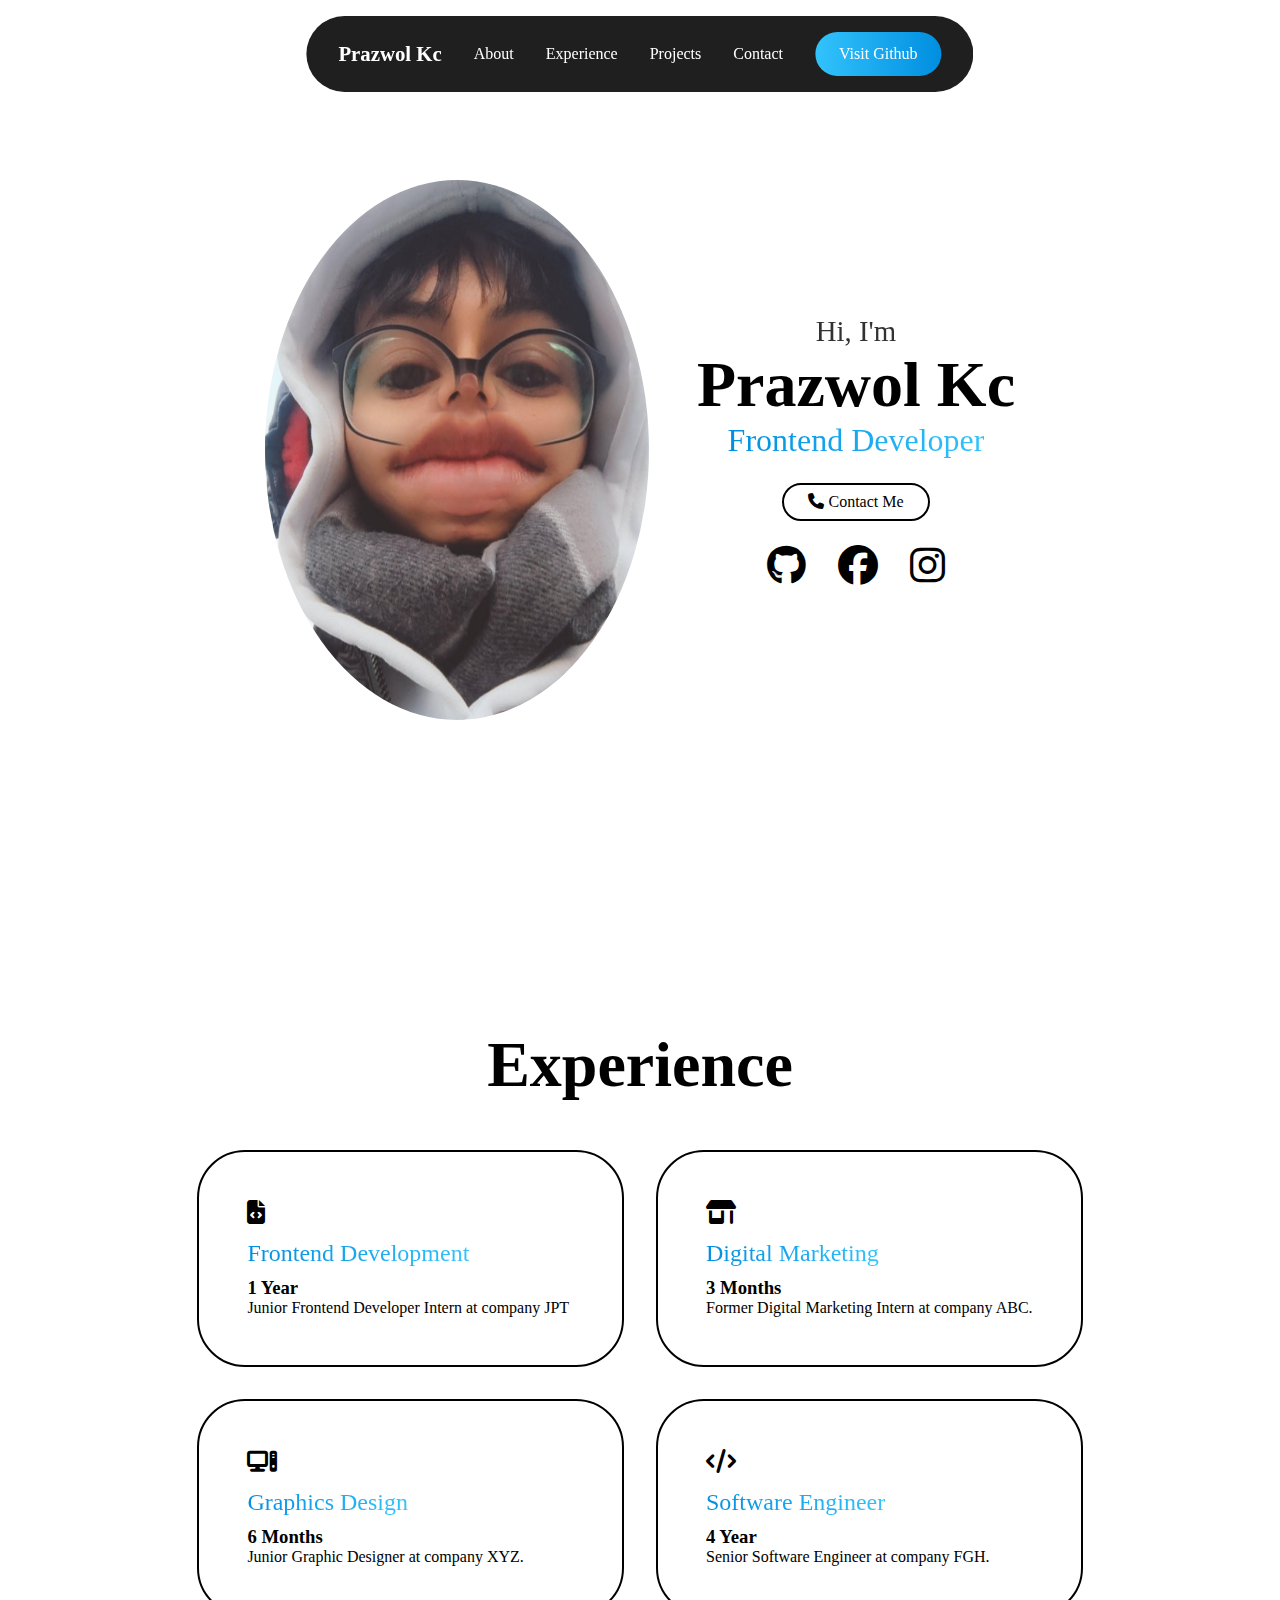
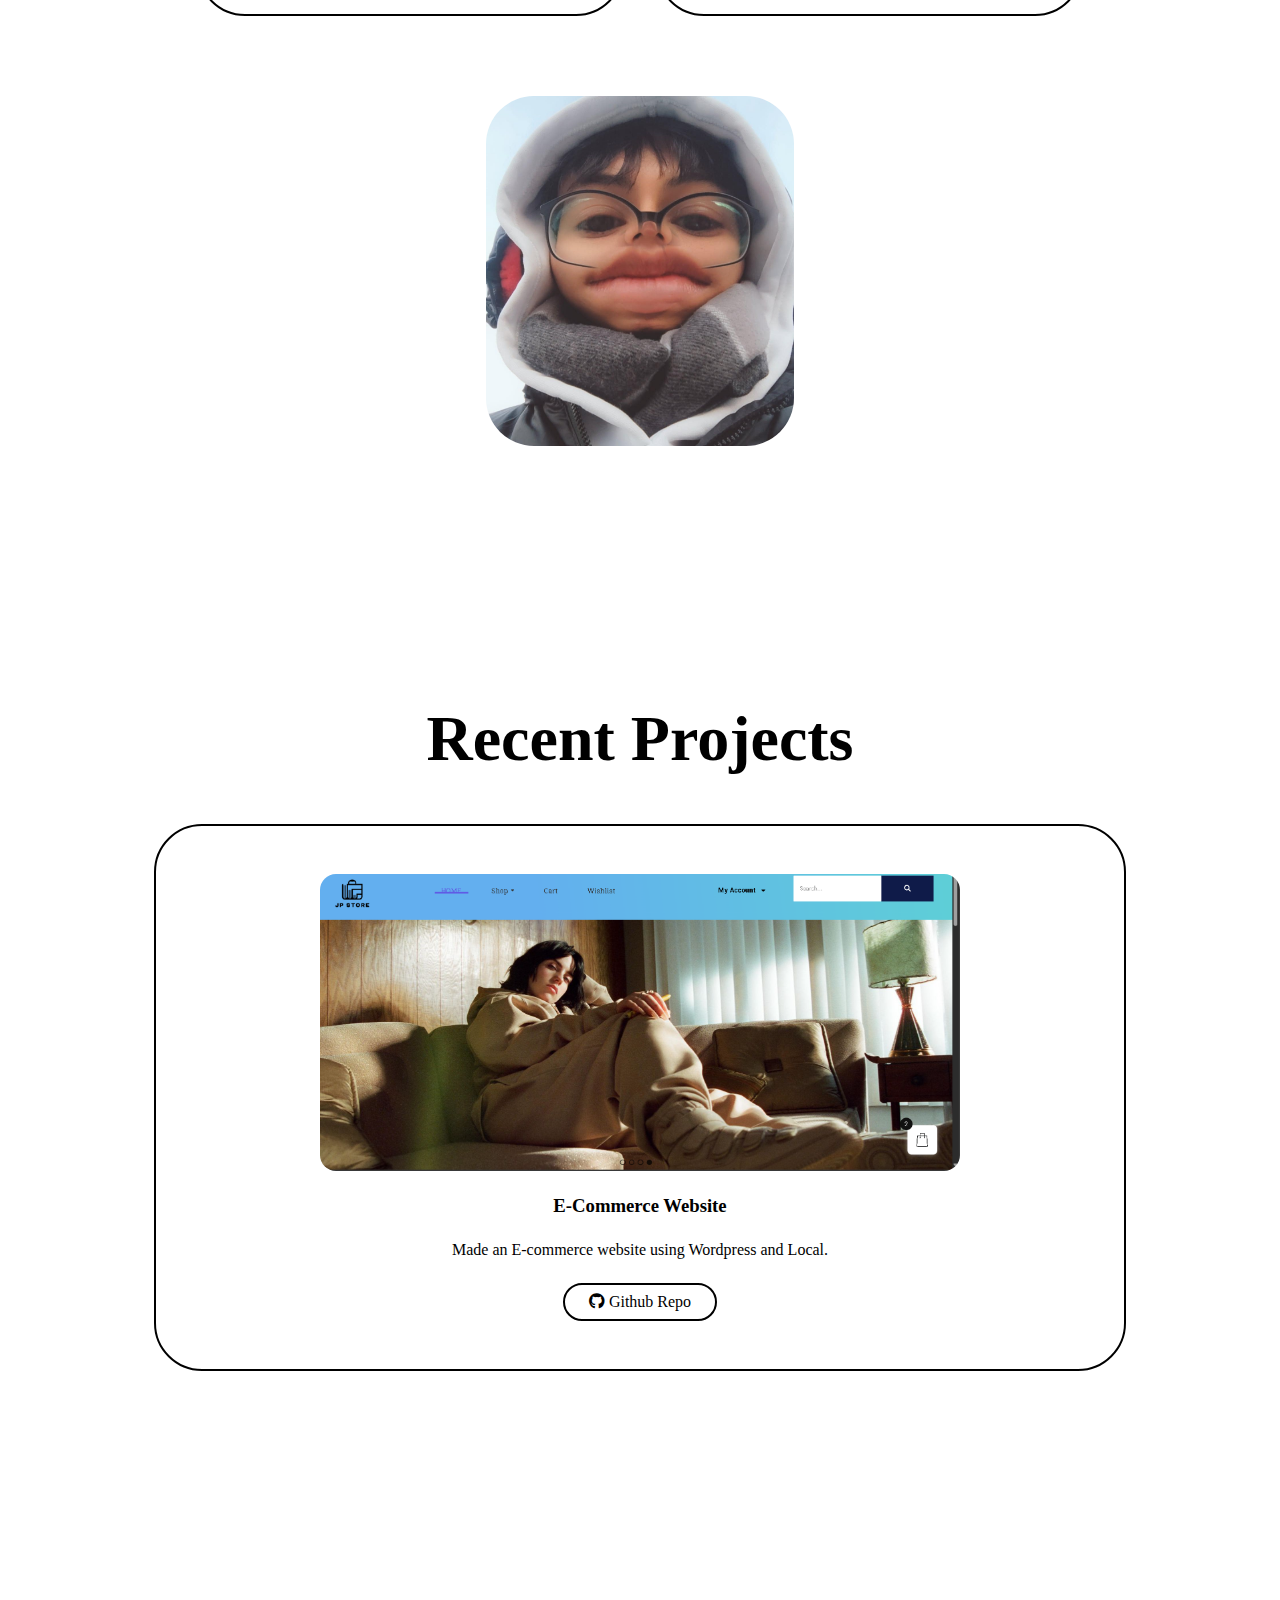
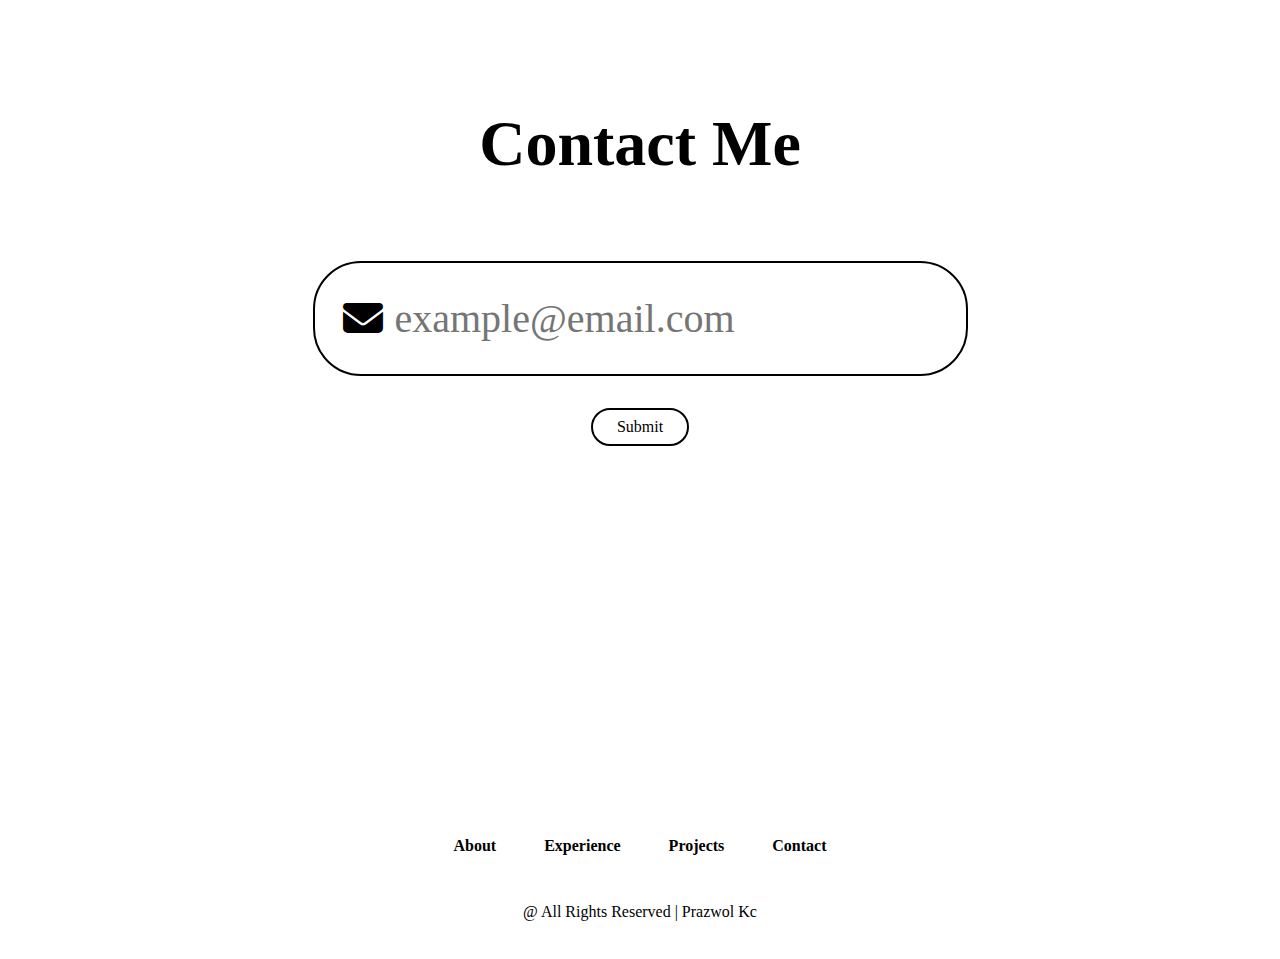
<file: src/index.html>
<!DOCTYPE html>
<html lang="en">

<head>
    <meta charset="UTF-8">
    <meta name="viewport" content="width=device-width, initial-scale=1.0">
    <title>My Portfolio</title>
    <!-- fontawesome -->
    <link rel="stylesheet" href="https://cdnjs.cloudflare.com/ajax/libs/font-awesome/6.7.2/css/all.min.css">
    <!-- stylesheet -->
    <link rel="stylesheet" href="/src/style.css">
</head>

<body>
    <!-- navbar -->
    <header class="header">
        <a href="#" class="logo"><span>Prazwol Kc</span></a>

        <ul class="nav-links">
            <li>
                <a href="#about">About</a>
            </li>
            <li>
                <a href="#experience">Experience</a>
            </li>
            <li>
                <a href="#projects">Projects</a>
            </li>
            <li>
                <a href="#contact">Contact</a>
            </li>
        </ul>

        <!-- burger icon -->
        <i class="fa-solid fa-bars" id="menu-icon"></i>

        <button class="visit-btn">Visit Github</button>
    </header>

    <!-- about -->
    <section id="about" class="about">

        <div class="about-container">
            <img src="/img/profile.jpg" alt="" id="animation">

            <div class="info-box">
                <div class="text">
                    <h3>Hi, I'm</h3>
                    <h1>Prazwol Kc</h1>
                    <span>Frontend Developer</span>
                </div>
                <div class="btn-group" style="justify-content: center;align-items: center;">
                    <div class="btn"><i class="fa-solid fa-phone"></i>&nbsp;Contact Me</div>
                </div>
                <div class="socials">
                    <a href="https://github.com/kakashi69696"><i class="fa-brands fa-github"></i></a>
                    <a href="https://www.facebook.com/prazwol.kc.52"><i class="fa-brands fa-facebook"></i></a>
                    <a href="https://www.instagram.com/_kakashisxnsei_/"><i class="fa-brands fa-instagram"></i></a>
                </div>
            </div>
        </div>

    </section>
    <!-- experience -->
    <section id="experience" class="experience">

        <h2 class="section-title">Experience</h2>

        <div class="experience-info">
            <div class="grid">

                <div class="grid-card" id="animation">
                    <i class="fa-solid fa-file-code"></i>
                    <span>Frontend Development</span>
                    <h3>1 Year</h3>
                    <p>Junior Frontend Developer Intern at company JPT</p>
                </div>

                <div class="grid-card" id="animation">
                    <i class="fa-solid fa-shop"></i>
                    <span>Digital Marketing</span>
                    <h3>3 Months</h3>
                    <p>Former Digital Marketing Intern at company ABC.
                    </p>
                </div>

                <div class="grid-card" id="animation">
                    <i class="fa-solid fa-computer"></i>
                    <span>Graphics Design</span>
                    <h3>6 Months</h3>
                    <p>Junior Graphic Designer at company XYZ.</p>
                </div>
                <div class="grid-card" id="animation">
                    <i class="fa-solid fa-code"></i>
                    <span>Software Engineer</span>
                    <h3>4 Year</h3>
                    <p>Senior Software Engineer at company FGH.</p>
                </div>
            </div>

            <img src="/img/profile.jpg" alt="" id="animation">

        </div>

    </section>

    <!-- project -->
    <section class="projects" id="projects">

        <h2 class="section-title">Recent Projects</h2>

        <div class="projects-grid">

            <div class="project-card" id="animation">
                <img src="/img/Page.png" alt="Page">
                <h3>E-Commerce Website</h3>
                <p>Made an E-commerce website using Wordpress and Local.</p>
                <div class="btn-group">
                    <div class="btn"><i class="fa-brands fa-github"></i>&nbsp;Github Repo</div>
                </div>
            </div>

    </section>

    <!-- contact -->
    <section class="contact" id="contact">
        <div class="input-box">
            <h2 class="section-title">Contact Me</h2>

            <div class="input">
                <input type="text" placeholder="example@email.com">
                <i class="fa-solid fa-envelope"></i>
            </div>
            <div class="btn">Submit</div>
        </div>
    </section>

    <!-- footer -->
    <footer>
        <ul>
            <li>
                <a href="#about">About</a>
            </li>
            <li>
                <a href="#about">Experience</a>
            </li>
            <li>
                <a href="#about">Projects</a>
            </li>
            <li>
                <a href="#contact">Contact</a>
            </li>
        </ul>

        <p class="copyright">@ All Rights Reserved | Prazwol Kc</p>
    </footer>

    <script src="/script/app.js"></script>
</body>

</html>
</file>
<file: src/style.css>
* {
    margin: 0;
    padding: 0;
    box-sizing: border-box;
    font-family: 'Roboto';
    text-decoration: none;
    scroll-behavior: smooth;
    list-style: none;
}

header {
    position: fixed;
    top: 1rem;
    left: 50%;
    transform: translateX(-50%);
    display: flex;
    align-items: center;
    justify-content: center;
    gap: 5rem;
    background-color: rgba(0, 0, 0, 0.879);
    backdrop-filter: blur(8px);
    color: #fff;
    padding: 0.5rem 1.5rem;
    border-radius: 3rem;
    z-index: 1000;
}

.logo {
    color: #fff;
    font-size: 1.3rem;
    font-weight: 600;
    text-wrap: nowrap;
    transition: 0.5s ease-in-out;
}

.logo:hover {
    transform: scale(1.1);
}

.nav-links {
    display: flex;
    gap: 2rem;
}

li a {
    position: relative;
    color: #fff;
    font-weight: 300;
}

li a::before {
    position: absolute;
    content: '';
    width: 0;
    left: 0;
    height: 5px;
    top: 25px;
    border-radius: 1rem;
    transition: 0.3s ease-in-out;
    background: linear-gradient(to right, rgb(0, 142, 224), rgb(50, 195, 252));
}

li a:hover::before {
    width: 100%;
}

.visit-btn {
    padding: 0.8rem 1.5rem;
    border-radius: 3rem;
    border: none;
    font-weight: 500;
    font-size: 1rem;
    color: #fff;
    cursor: pointer;
    text-wrap: nowrap;
    transition: 0.5s ease-in-out;
    background: linear-gradient(to right, rgb(50, 195, 252), rgb(0, 142, 224));
}

.visit-btn:hover {
    background: linear-gradient(to right, rgb(0, 142, 224), rgb(50, 195, 252));
}

#menu-icon {
    font-size: 2rem;
    display: none;
}

section {
    min-height: 100vh;
    padding: 8rem 12%;
    width: 100%;
    position: relative;
}

/* about */

.about {
    display: flex;
    align-items: center;
    justify-content: center;
}

.about .about-container {
    display: flex;
    align-items: center;
    justify-content: center;
    gap: 10rem;
}

.about img {
    width: 30vw;
    height: 60vh;
    border-radius: 50%;
}

.info-box {
    display: flex;
    flex-direction: column;
    text-align: center;
    justify-content: center;
    gap: 1.5rem;
}

.info-box h3 {
    font-size: 1.8rem;
    font-weight: 500;
    opacity: 0.8;
}

.info-box h1 {
    font-size: 4rem;
    font-weight: 600;
}

.info-box span {
    background: linear-gradient(to right, rgb(0, 142, 224), rgb(50, 195, 252));
    background-clip: text;
    color: transparent;
    font-size: 2rem;
}

.btn-group {
    display: flex;
    gap: 1rem;
}

.btn {
    border-radius: 3rem;
    padding: 0.5rem 1.5rem;
    border: 2px solid #000;
    cursor: pointer;
    font-weight: 500;
    text-wrap: nowrap;
    transition: 0.2s ease-in-out;
}

.btn:hover {
    background-color: black;
    color: white;
}

.socials {
    display: flex;
    gap: 2rem;
    justify-content: center;
    align-items: center;
}

.socials a i {
    font-size: 2.5rem;
    cursor: pointer;
    transition: 0.2s ease-in-out;
    color: #000;
}

.socials a i:hover {
    transform: scale(1.1);
}

/* experience */

.section-title {
    text-align: center;
    font-size: 4rem;
    font-weight: 600;
    margin-bottom: 3rem;
}

.experience-info {
    display: flex;
    align-items: center;
    justify-content: center;
    gap: 5rem;
}

.experience img {
    width: 24vw;
    border-radius: 3rem;
}

.grid {
    display: grid;
    grid-template-columns: repeat(2, 1fr);
    gap: 2rem;
}

.grid-card {
    border: 2px solid #000;
    border-radius: 3rem;
    padding: 3rem;
    display: flex;
    flex-direction: column;
    align-items: baseline;
    justify-content: left;
    cursor: pointer;
    transition: 0.2s ease-in-out;
}

.grid-card:hover {
    transform: scale(1.02);
    background-color: #000;
    color: #fff;
}

.grid-card i {
    font-size: 1.5rem;
    margin-bottom: 1rem;
}

.grid-card span {
    font-size: 1.5rem;
    font-weight: 500;
    background: linear-gradient(to right, rgb(0, 142, 224), rgb(50, 195, 252));
    padding-bottom: 10px;
    background-clip: text;
    color: transparent;
}

::-webkit-scrollbar {
    width: 10px;
}

::-webkit-scrollbar-track {
    background-color: rgb(219, 219, 219);
}

::-webkit-scrollbar-thumb {
    background: linear-gradient(to bottom, rgb(0, 142, 224), rgb(50, 195, 252));
}

/* projects */
.projects-grid {
    display: grid;
    grid-template-columns: repeat(auto-fit, minmax(300px, 1f));
    gap: 2rem;
}

.project-card {
    padding: 3rem 2rem;
    display: flex;
    flex-direction: column;
    align-items: center;
    justify-content: center;
    text-align: center;
    gap: 1.5rem;
    border: 2px solid #000;
    border-radius: 3rem;
    cursor: pointer;
    transition: 0.3s ease-in-out;
}

.project-card:hover {
    background-color: #000;
    color: #fff;
    transform: translateY(-10px) scale(1.02);
}

.project-card img {
    width: 50vw;
    border-radius: 1rem;
}

.project-card:hover .btn {
    border: 2px solid #fff;
    color: #fff;
}

.project-card:hover .btn:hover {
    border: 2px solid #fff;
    background-color: #fff;
    color: #000;
}

/* contact */

.input-box {
    display: flex;
    flex-direction: column;
    align-items: center;
    justify-content: center;
    text-align: center;
    gap: 2rem;
    margin-top: 5rem;
}

.input-box input {
    border-radius: 3rem;
    border: 2px solid #000;
    padding: 2rem 8rem;
    font-size: 3rem;
}

.input-box input::placeholder {
    font-size: 3rem;
}

.input {
    position: relative;
}

.input i {
    position: absolute;
    font-size: 4rem;
    top: 50%;
    left: 10px;
    transform: translate(50%, -50%);
}

/* footer */

footer {
    bottom: 0;
    left: 0;
    height: 10rem;
    display: flex;
    flex-direction: column;
    gap: 1rem;
    align-items: center;
    justify-content: center;
}

footer ul {
    display: flex;
    align-items: center;
    gap: 3rem;
}

footer ul li a {
    color: #000;
    font-weight: 600;
}

.copyright {
    font-size: 300;
    margin-top: 2rem;
}

/* responsive */
@media (max-width:1280px) {
    header {
        padding: 1rem 2rem;
        gap: 2rem;
    }

    .about .about-container {
        gap: 3rem;
    }

    .experience-info {
        flex-direction: column;
    }

    .input-box input {
        padding: 2rem 5rem;
        font-size: 2.5rem;
    }

    .input-box input::placeholder {
        font-size: 2.5rem;
    }

    .input-box i {
        font-size: 2.5rem;
    }
}

@media (max-width:768px) {
    header {
        gap: 1rem;
        padding: 1rem 1rem;
    }

    header .logo {
        font-size: 1rem;
    }

    header .visit-btn {
        display: none;
    }

    .about-container {
        flex-direction: column;
    }

    .input-box input {
        padding: 1rem 2rem;
        font-size: 1.8rem;
    }

    .input-box input::placeholder {
        font-size: 1.5rem;
    }

    .input-box i {
        display: none;
    }

    .grid {
        grid-template-columns: repeat(1, 1fr);
    }

    .experience-info img {
        width: 70vw;
    }
}

@media (max-width:600px) {
    header #menu-icon {
        display: block;
    }

    .nav-links {
        position: absolute;
        top: 100%;
        margin-top: 1rem;
        width: 100%;
        padding: 1rem;
        color: #fff;
        display: flex;
        flex-direction: column;
        text-align: center;
        background: rgba(0, 0, 0, 0.879);
        border-radius: 3rem;
        display: none;
    }

    .nav-links li {
        margin-top: 1.5rem;
        padding: 1rem;
    }

    .nav-links.active {
        display: block;
    }

    header {
        padding: 1rem 5rem;
        gap: 8rem;
    }

    header .logo {
        font-size: 1.5rem;
    }

    .about-container img {
        width: 80vw;
    }

    .input-box input {
        padding: 0.5rem 3rem;
        width: 80%;
        font-size: 1.5rem;
    }

    .input-box input::placeholder {
        font-size: 1.5rem;
    }

    footer ul {
        gap: 1rem;
    }
}

/* animation */

@keyframes appear {
    from {
        opacity: 0;
        scale: 0.5;
    }

    to {
        opacity: 1;
        scale: 1;
    }
}

#animation {
    animation: appear linear;
    animation-timeline: view();
    animation-range: entry 0;
}
</file>
